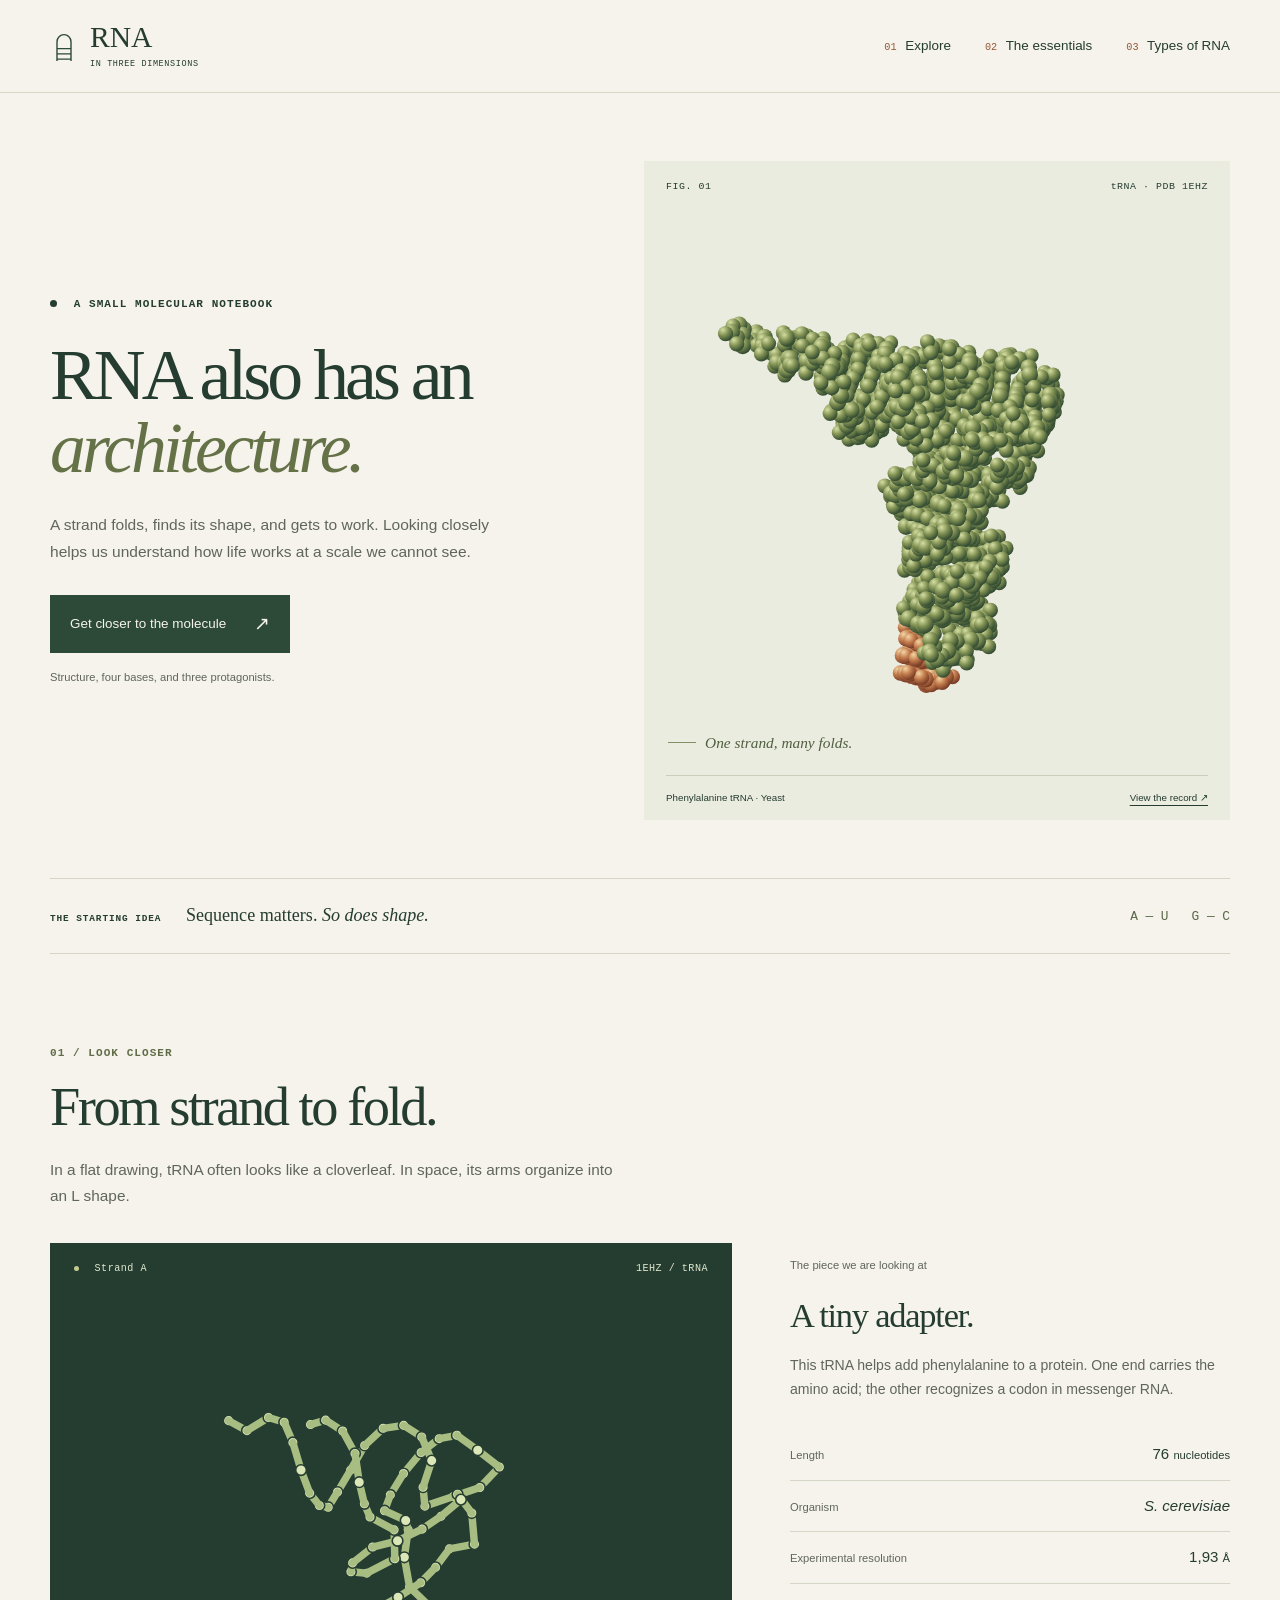
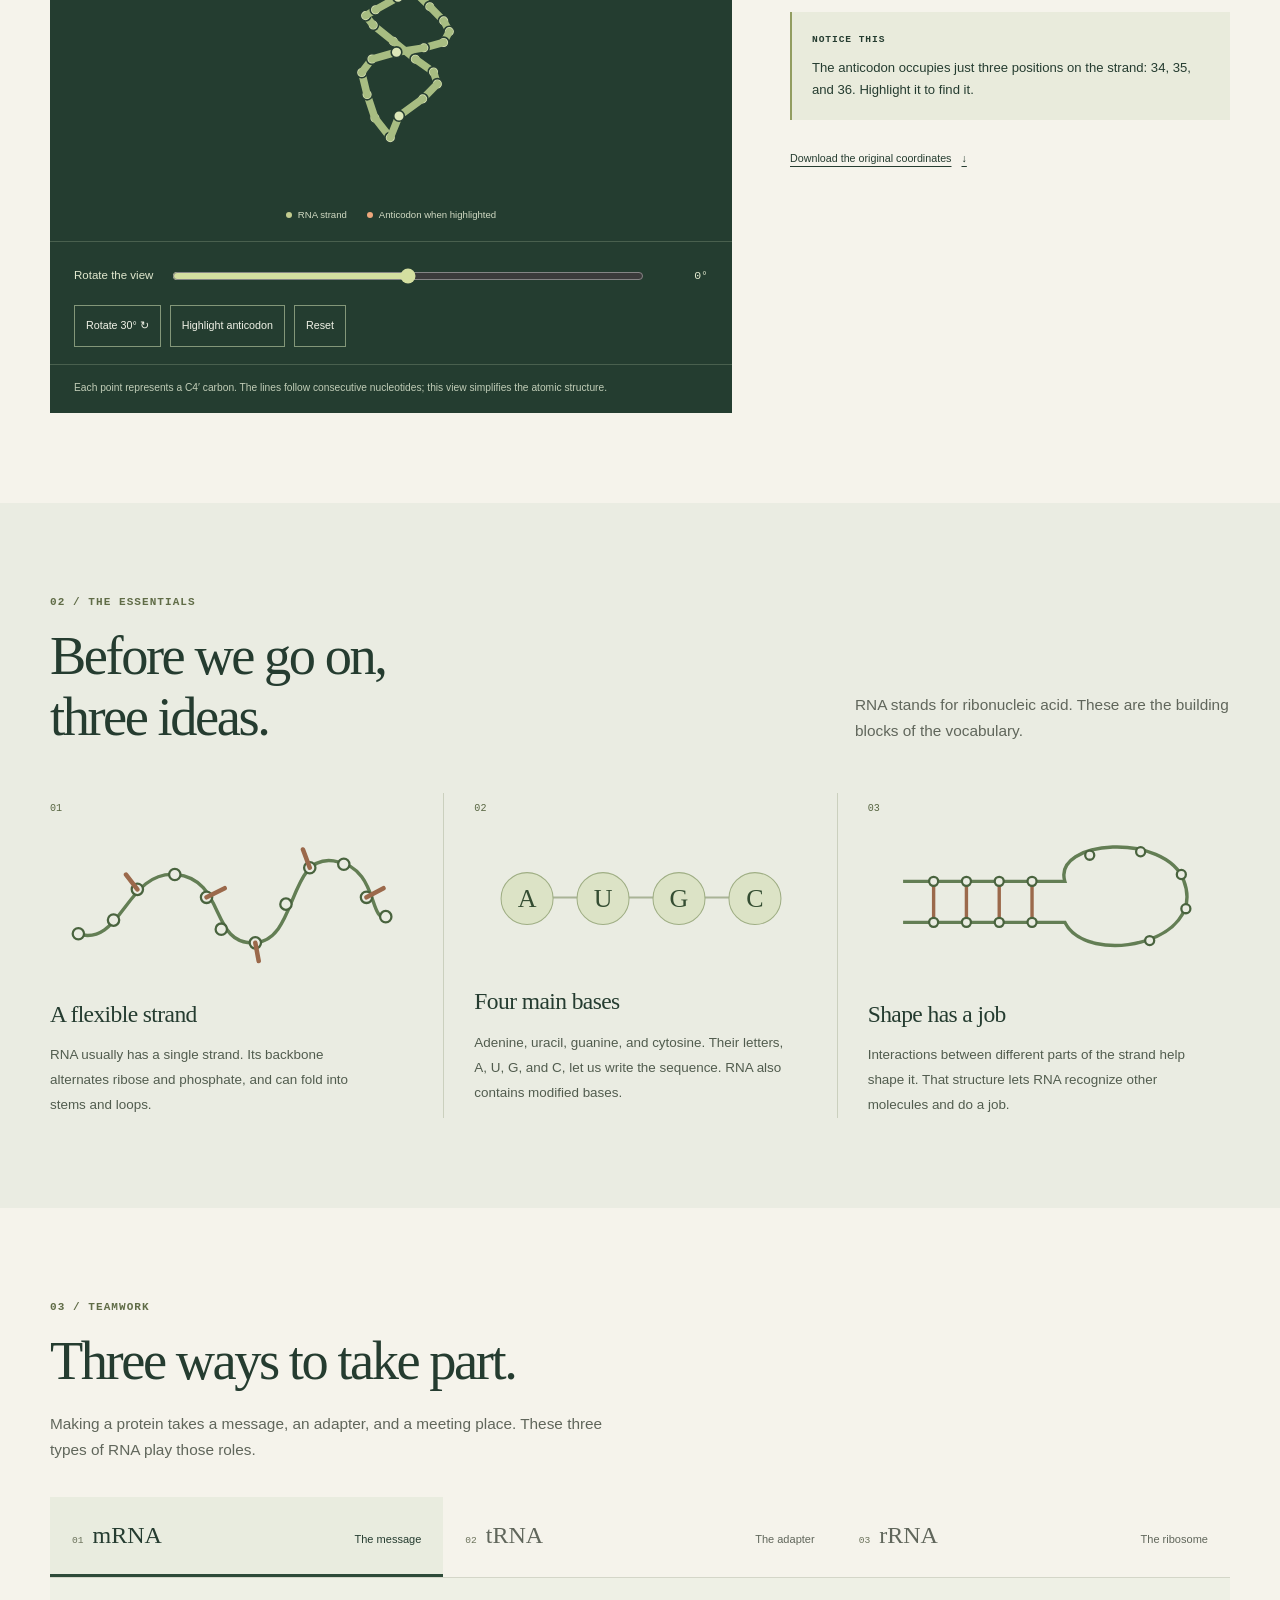
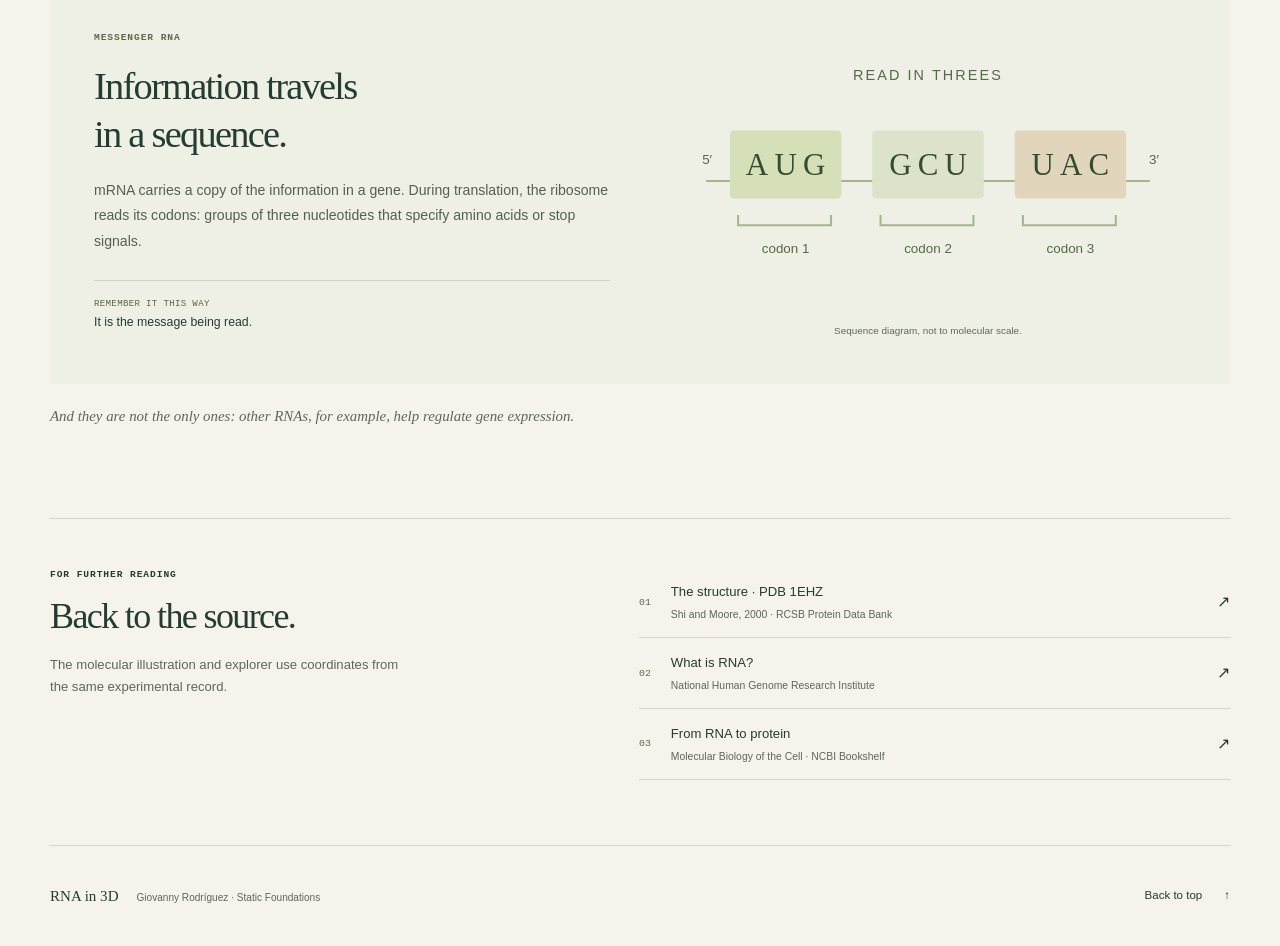
<file: index.html>
<!DOCTYPE html>
<html lang="en">
  <head>
    <meta charset="UTF-8" />
    <meta name="viewport" content="width=device-width, initial-scale=1.0" />
    <meta
      name="description"
      content="A visual notebook about RNA: explore a real tRNA structure and meet the molecules that help build proteins."
    />
    <meta name="theme-color" content="#f5f3eb" />
    <title>RNA in 3D — A small molecular notebook</title>
    <link rel="icon" href="assets/images/favicon.svg" type="image/svg+xml" />
    <link rel="stylesheet" href="css/styles.css" />
    <script src="assets/data/structure.js" defer></script>
    <script src="js/script.js" defer></script>
  </head>
  <body>
    <a class="skip-link" href="#contenido">Skip to content</a>
    <header class="site-header">
      <nav class="site-nav page-width" aria-label="Main navigation">
        <a class="brand" href="#inicio" aria-label="RNA in 3D, home">
          <svg viewBox="0 0 32 40" width="28" height="36" aria-hidden="true">
            <path
              d="M8 37V15a8 8 0 0 1 16 0v22M8 23h16M8 29h16M8 35h16"
            />
          </svg>
          <span
            >RNA<span class="brand-subtitle">IN THREE DIMENSIONS</span></span
          >
        </a>
        <button
          class="menu-toggle"
          type="button"
          aria-expanded="false"
          aria-controls="nav-links"
          hidden
        >
          Menu <span aria-hidden="true">+</span>
        </button>
        <ul class="nav-links" id="nav-links">
          <li>
            <a href="#explorar"><span>01</span> Explore</a>
          </li>
          <li>
            <a href="#conceptos"><span>02</span> The essentials</a>
          </li>
          <li>
            <a href="#tipos"><span>03</span> Types of RNA</a>
          </li>
        </ul>
      </nav>
    </header>

    <main id="contenido" tabindex="-1">
      <section
        class="hero page-width"
        id="inicio"
        aria-labelledby="titulo-principal"
      >
        <div class="hero-copy">
          <p class="eyebrow">
            <span class="small-dot" aria-hidden="true"></span> A small
            molecular notebook
          </p>
          <h1 id="titulo-principal">
            RNA also has an <em>architecture.</em>
          </h1>
          <p class="hero-text">
            A strand folds, finds its shape, and gets to work. Looking closely
            helps us understand how life works at a scale we cannot see.
          </p>
          <a class="button" href="#explorar"
            >Get closer to the molecule <span aria-hidden="true">↗</span></a
          >
          <p class="hero-note">
            Structure, four bases, and three protagonists.
          </p>
        </div>
        <figure class="hero-figure">
          <div class="figure-heading">
            <span>FIG. 01</span><span>tRNA · PDB 1EHZ</span>
          </div>
          <img
            src="assets/images/trna-molecule.svg"
            width="720"
            height="720"
            fetchpriority="high"
            alt="Atomic model of yeast phenylalanine tRNA, folded into an L shape. Its anticodon appears in orange."
          />
          <div class="figure-label">
            <span class="label-line" aria-hidden="true"></span> One strand,
            many folds.
          </div>
          <figcaption>
            <span>Phenylalanine tRNA · Yeast</span
            ><a href="https://www.rcsb.org/structure/1EHZ"
              >View the record <span aria-hidden="true">↗</span></a
            >
          </figcaption>
        </figure>
      </section>

      <div class="reading-strip page-width">
        <p>
          <span class="eyebrow">The starting idea</span> Sequence matters.
          <em>So does shape.</em>
        </p>
        <span class="strip-mark" aria-hidden="true">A — U &nbsp; G — C</span>
      </div>

      <!-- Explore the strand. -->
      <section
        class="section page-width"
        id="explorar"
        aria-labelledby="explorar-titulo"
      >
        <div class="section-heading">
          <p class="eyebrow">01 / Look closer</p>
          <h2 id="explorar-titulo">From strand to fold.</h2>
          <p>
            In a flat drawing, tRNA often looks like a cloverleaf. In space, its
            arms organize into an L shape.
          </p>
        </div>
        <div class="explorer-grid">
          <figure class="molecule-viewer">
            <div class="viewer-topline">
              <span
                ><span class="small-dot" aria-hidden="true"></span> Strand
                A</span
              ><span>1EHZ / tRNA</span>
            </div>
            <img
              id="model-fallback"
              src="assets/images/trna-backbone.svg"
              width="640"
              height="500"
              loading="lazy"
              alt="Three-dimensional path of the 76 nucleotides in tRNA, shown as connected points."
            />
            <svg
              id="rna-model"
              viewBox="0 0 640 500"
              role="img"
              aria-labelledby="model-title model-desc"
              hidden
            >
              <title id="model-title">Simplified tRNA structure</title>
              <desc id="model-desc">
                76 points follow the tRNA strand. Use the controls to rotate the
                view or highlight the anticodon.
              </desc>
              <g id="model-shapes"></g>
            </svg>
            <div class="viewer-legend">
              <span
                ><i class="legend-dot chain-dot" aria-hidden="true"></i> RNA
                strand</span
              ><span
                ><i class="legend-dot anticodon-dot" aria-hidden="true"></i>
                Anticodon when highlighted</span
              >
            </div>
            <div class="viewer-controls" id="viewer-controls" hidden>
              <div class="rotation-control">
                <label for="rotation">Rotate the view</label>
                <input
                  type="range"
                  id="rotation"
                  min="-180"
                  max="180"
                  value="0"
                  step="1"
                />
                <output for="rotation" id="rotation-value">0°</output>
              </div>
              <div class="viewer-actions">
                <button type="button" id="rotate-button">
                  Rotate 30° <span aria-hidden="true">↻</span>
                </button>
                <button
                  type="button"
                  id="highlight-button"
                  aria-pressed="false"
                >
                  Highlight anticodon
                </button>
                  <button type="button" id="reset-view">Reset</button>
              </div>
            </div>
            <figcaption>
              Each point represents a C4′ carbon. The lines follow consecutive
              nucleotides; this view simplifies the atomic structure.
            </figcaption>
          </figure>
          <div class="explorer-notes">
            <span class="note-kicker">The piece we are looking at</span>
            <h3>A tiny adapter.</h3>
            <p>
              This tRNA helps add phenylalanine to a protein. One end carries
              the amino acid; the other recognizes a codon in messenger RNA.
            </p>
            <dl class="spec-list">
              <div>
                <dt>Length</dt>
                <dd>76 <span>nucleotides</span></dd>
              </div>
              <div>
                <dt>Organism</dt>
                <dd><i lang="la">S. cerevisiae</i></dd>
              </div>
              <div>
                <dt>Experimental resolution</dt>
                <dd>1,93 <span>Å</span></dd>
              </div>
            </dl>
            <div class="observation">
              <p class="eyebrow">Notice this</p>
              <p id="model-note" role="status">
                The anticodon occupies just three positions on the strand: 34,
                35, and 36. Highlight it to find it.
              </p>
            </div>
            <a class="text-link" href="assets/data/1EHZ.pdb" download
              >Download the original coordinates
              <span aria-hidden="true">↓</span></a
            >
            <noscript
              ><p class="noscript-note">
                The image shows the complete structure. Enable JavaScript to
                rotate it and highlight the anticodon.
              </p></noscript
            >
          </div>
        </div>
      </section>

      <!-- Three basic ideas. -->
      <section
        class="concept-section"
        id="conceptos"
        aria-labelledby="conceptos-titulo"
      >
        <div class="page-width section">
          <div class="section-heading heading-split">
            <div>
              <p class="eyebrow">02 / The essentials</p>
              <h2 id="conceptos-titulo">Before we go on,<br />three ideas.</h2>
            </div>
            <p>
              RNA stands for ribonucleic acid. These are the building blocks of
              the vocabulary.
            </p>
          </div>
          <div class="concept-grid">
            <article class="concept">
              <span class="concept-number">01</span>
              <img
                src="assets/images/chain.svg"
                width="320"
                height="130"
                alt="Diagram of an RNA strand curving back on itself."
                loading="lazy"
              />
              <h3>A flexible strand</h3>
              <p>
                RNA usually has a single strand. Its backbone alternates ribose
                and phosphate, and can fold into stems and loops.
              </p>
            </article>
            <article class="concept">
              <span class="concept-number">02</span>
              <img
                src="assets/images/bases.svg"
                width="320"
                height="130"
                alt="Adenine, uracil, guanine, and cytosine, represented by the letters A, U, G, and C."
                loading="lazy"
              />
              <h3>Four main bases</h3>
              <p>
                Adenine, uracil, guanine, and cytosine. Their letters, A, U, G,
                and C, let us write the sequence. RNA also contains modified
                bases.
              </p>
            </article>
            <article class="concept">
              <span class="concept-number">03</span>
              <img
                src="assets/images/folding.svg"
                width="320"
                height="130"
                alt="Diagram of complementary bases holding a stem and loop together."
                loading="lazy"
              />
              <h3>Shape has a job</h3>
              <p>
                Interactions between different parts of the strand help shape
                it. That structure lets RNA recognize other molecules and do a
                job.
              </p>
            </article>
          </div>
        </div>
      </section>

      <!-- Compare their roles. -->
      <section
        class="section page-width"
        id="tipos"
        aria-labelledby="tipos-titulo"
      >
        <div class="section-heading">
          <p class="eyebrow">03 / Teamwork</p>
          <h2 id="tipos-titulo">Three ways to take part.</h2>
          <p>
            Making a protein takes a message, an adapter, and a meeting place.
            These three types of RNA play those roles.
          </p>
        </div>
        <div
          class="type-tabs"
          id="type-tabs"
          role="tablist"
          aria-label="Types of RNA"
          hidden
        >
          <button
            class="type-button"
            id="tab-mrna"
            type="button"
            role="tab"
            aria-selected="true"
            aria-controls="panel-mrna"
            data-type="mrna"
          >
            <span>01</span> mRNA <small>The message</small>
          </button>
          <button
            class="type-button"
            id="tab-trna"
            type="button"
            role="tab"
            aria-selected="false"
            aria-controls="panel-trna"
            data-type="trna"
            tabindex="-1"
          >
            <span>02</span> tRNA <small>The adapter</small>
          </button>
          <button
            class="type-button"
            id="tab-rrna"
            type="button"
            role="tab"
            aria-selected="false"
            aria-controls="panel-rrna"
            data-type="rrna"
            tabindex="-1"
          >
            <span>03</span> rRNA <small>The ribosome</small>
          </button>
        </div>
        <article class="type-panel" id="panel-mrna">
          <div class="type-copy">
            <p class="eyebrow">Messenger RNA</p>
            <h3>Information travels<br />in a sequence.</h3>
            <p>
              mRNA carries a copy of the information in a gene. During
              translation, the ribosome reads its codons: groups of three
              nucleotides that specify amino acids or stop signals.
            </p>
            <p class="type-takeaway">
              <span>Remember it this way</span> It is the message being read.
            </p>
          </div>
          <figure class="type-figure">
            <img
              src="assets/images/mrna.svg"
              width="500"
              height="280"
              loading="lazy"
              alt="Schematic fragment of messenger RNA with the codons AUG, GCU, and UAC grouped in threes."
            />
            <figcaption>
              Sequence diagram, not to molecular scale.
            </figcaption>
          </figure>
        </article>
        <article class="type-panel" id="panel-trna">
          <div class="type-copy">
            <p class="eyebrow">Transfer RNA</p>
            <h3>A bridge between<br />two languages.</h3>
            <p>
              tRNA connects a codon with its corresponding amino acid. Its
              anticodon pairs with mRNA, while its 3′ end carries the amino acid
              that will be added to the protein.
            </p>
            <p class="type-takeaway">
              <span>Remember it this way</span> It is the adapter that makes the delivery.
            </p>
          </div>
          <figure class="type-figure">
            <img
              src="assets/images/trna.svg"
              width="500"
              height="280"
              loading="lazy"
              alt="Diagram of a tRNA with the amino acid at the 3′ end and the anticodon at the opposite end."
            />
            <figcaption>
              Functional diagram; the real model is in the explorer.
            </figcaption>
          </figure>
        </article>
        <article class="type-panel" id="panel-rrna">
          <div class="type-copy">
            <p class="eyebrow">Ribosomal RNA</p>
            <h3>Part of the machine<br />that joins the pieces.</h3>
            <p>
              rRNA forms the structural and catalytic core of the ribosome,
              together with proteins. It helps position tRNAs and form bonds
              between amino acids.
            </p>
            <p class="type-takeaway">
              <span>Remember it this way</span> It helps build the protein.
            </p>
          </div>
          <figure class="type-figure">
            <img
              src="assets/images/rrna.svg"
              width="500"
              height="280"
              loading="lazy"
              alt="Diagram of a ribosome's two subunits, with messenger RNA passing between them and a chain of amino acids emerging."
            />
            <figcaption>
              The shapes summarize the ribosome, which contains RNA and proteins.
            </figcaption>
          </figure>
        </article>
        <p class="margin-note">
          And they are not the only ones: other RNAs, for example, help regulate
          gene expression.
        </p>
      </section>

      <section
        class="sources-section page-width"
        id="fuentes"
        aria-labelledby="fuentes-titulo"
      >
        <div>
          <p class="eyebrow">For further reading</p>
          <h2 id="fuentes-titulo">Back to the source.</h2>
          <p>
            The molecular illustration and explorer use coordinates from the
            same experimental record.
          </p>
        </div>
        <ol class="source-list">
          <li>
            <a href="https://www.rcsb.org/structure/1EHZ"
              ><span
                    ><strong>The structure · PDB 1EHZ</strong
                    ><small>Shi and Moore, 2000 · RCSB Protein Data Bank</small></span
              ><span aria-hidden="true">↗</span></a
            >
          </li>
          <li>
            <a
              href="https://www.genome.gov/genetics-glossary/RNA-Ribonucleic-Acid"
              ><span
                ><strong>What is RNA?</strong
                ><small>National Human Genome Research Institute</small></span
              ><span aria-hidden="true">↗</span></a
            >
          </li>
          <li>
            <a href="https://www.ncbi.nlm.nih.gov/books/NBK26829/"
              ><span
                ><strong>From RNA to protein</strong
                ><small
                  >Molecular Biology of the Cell · NCBI Bookshelf</small
                ></span
              ><span aria-hidden="true">↗</span></a
            >
          </li>
        </ol>
      </section>
    </main>

    <footer class="site-footer page-width">
      <p>
        <strong>RNA in 3D</strong
        ><span>Giovanny Rodríguez · Static Foundations</span>
      </p>
      <a href="#inicio">Back to top <span aria-hidden="true">↑</span></a>
    </footer>
  </body>
</html>
</file>
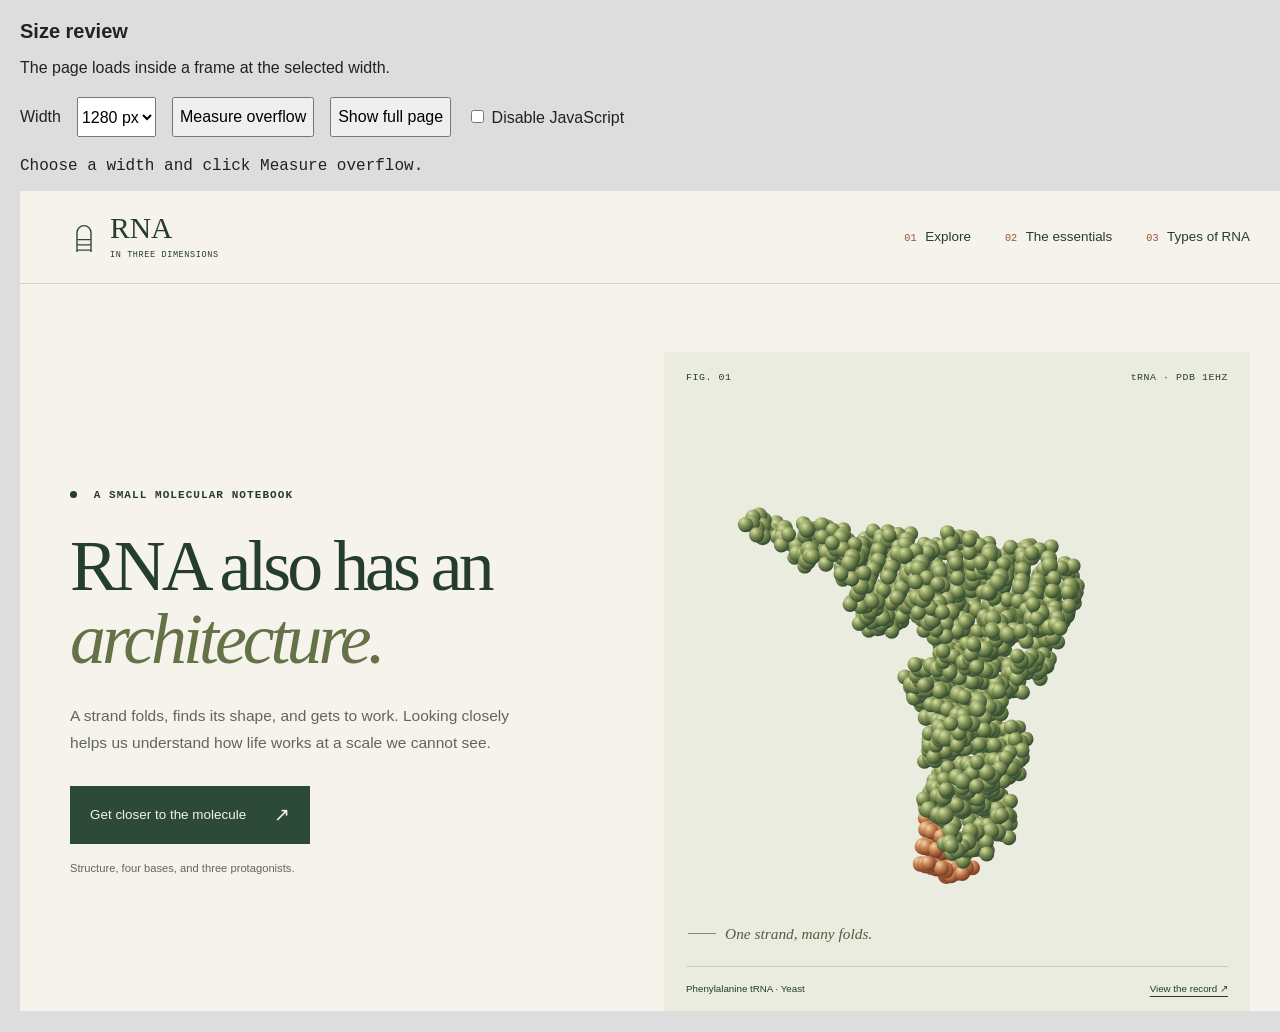
<file: tools/preview.html>
<!DOCTYPE html>
<html lang="en">
  <head>
    <meta charset="UTF-8" />
    <meta name="viewport" content="width=device-width, initial-scale=1.0" />
    <meta name="robots" content="noindex" />
    <title>Size review — RNA in 3D</title>
    <style>
      body { margin: 20px; background: #ddd; color: #222; font: 16px Arial, sans-serif; }
      h1 { font-size: 20px; }
      .controls { display: flex; flex-wrap: wrap; gap: 16px; align-items: center; margin: 20px 0; }
      button, select { min-height: 40px; font: inherit; }
      iframe { display: block; height: 820px; border: 0; background: #fff; }
      pre { white-space: pre-wrap; }
    </style>
  </head>
  <body>
    <h1>Size review</h1>
    <p>The page loads inside a frame at the selected width.</p>
    <div class="controls">
      <label for="width">Width</label>
      <select id="width">
        <option value="375">375 px</option>
        <option value="768">768 px</option>
        <option value="1280" selected>1280 px</option>
      </select>
      <button id="measure" type="button">Measure overflow</button>
      <button id="full-height" type="button">Show full page</button>
      <label><input id="no-js" type="checkbox" /> Disable JavaScript</label>
    </div>
    <pre id="result" role="status">Choose a width and click Measure overflow.</pre>
    <iframe id="preview" title="RNA page" src="../index.html" width="1280"></iframe>
    <script>
      const frame = document.querySelector('#preview');
      const result = document.querySelector('#result');
      document.querySelector('#width').addEventListener('change', (event) => {
        frame.width = event.target.value;
        frame.style.height = '820px';
        result.textContent = 'Width changed. Measure again.';
      });
      document.querySelector('#measure').addEventListener('click', () => {
        try {
          const root = frame.contentDocument.documentElement;
          result.textContent = JSON.stringify({
            viewport: root.clientWidth,
            content: root.scrollWidth,
            overflow: root.scrollWidth > root.clientWidth
          }, null, 2);
        } catch {
          result.textContent = 'Open this tool through a server or on Netlify to measure it.';
        }
      });
      document.querySelector('#full-height').addEventListener('click', () => {
        try {
          frame.style.height = frame.contentDocument.documentElement.scrollHeight + 'px';
        } catch {
          result.textContent = 'Open this tool through a server or on Netlify.';
        }
      });
      document.querySelector('#no-js').addEventListener('change', (event) => {
        if (event.target.checked) frame.setAttribute('sandbox', 'allow-same-origin');
        else frame.removeAttribute('sandbox');
        frame.src = '../index.html?preview=' + (event.target.checked ? 'sin-js' : 'con-js');
      });
    </script>
  </body>
</html>
</file>
<file: css/styles.css>
:root {
  --paper: #f5f3eb;
  --ink: #253c30;
  --muted: #60665b;
  --green: #2d4a38;
  --olive: #c3cc8f;
  --rust: #985639;
  --line: #d4d6c8;
  --serif: Georgia, "Times New Roman", serif;
  --sans: "Trebuchet MS", Arial, sans-serif;
  --mono: "Courier New", monospace;
}

* {
  box-sizing: border-box;
}
html {
  scroll-behavior: smooth;
  scroll-padding-top: 105px;
}
body {
  margin: 0;
  color: var(--ink);
  background: var(--paper);
  font-family: var(--sans);
  line-height: 1.65;
}
button,
input {
  font: inherit;
}
button,
a {
  -webkit-tap-highlight-color: transparent;
}
button {
  cursor: pointer;
}
img,
svg {
  display: block;
  max-width: 100%;
}
img {
  height: auto;
}
a {
  color: inherit;
  text-underline-offset: 4px;
}
button,
a,
input {
  touch-action: manipulation;
}
[hidden] {
  display: none !important;
}
:focus-visible {
  outline: 3px solid var(--rust);
  outline-offset: 5px;
}
::selection {
  color: var(--ink);
  background: #dce2b5;
}
h1,
h2,
h3,
p,
figure {
  margin: 0;
}
h1,
h2,
h3 {
  font-weight: 400;
}
h1,
h2 {
  font-family: var(--serif);
}
h2 {
  font-size: clamp(2.25rem, 4.5vw, 3.4rem);
  line-height: 1.12;
  letter-spacing: -0.045em;
}
h3 {
  line-height: 1.25;
}
em {
  font-weight: 400;
}
.page-width {
  width: min(1180px, calc(100% - 80px));
  margin-inline: auto;
}
.eyebrow {
  font-family: var(--mono);
  font-size: 0.69rem;
  font-weight: 700;
  letter-spacing: 0.095em;
  text-transform: uppercase;
}
.small-dot {
  display: inline-block;
  width: 7px;
  height: 7px;
  margin-right: 9px;
  border-radius: 50%;
  background: currentColor;
}
.skip-link {
  position: fixed;
  top: 10px;
  left: 10px;
  z-index: 10;
  padding: 12px 18px;
  color: #fff;
  background: var(--green);
  transform: translateY(-150%);
}
.skip-link:focus {
  transform: translateY(0);
}

/* Navigation. */
.site-header {
  position: sticky;
  top: 0;
  z-index: 5;
  border-bottom: 1px solid var(--line);
  background: var(--paper);
}
.site-nav {
  min-height: 92px;
  display: flex;
  align-items: center;
  justify-content: space-between;
  gap: 28px;
}
.brand {
  display: flex;
  align-items: center;
  gap: 12px;
  text-decoration: none;
  font-family: var(--serif);
  font-size: 1.85rem;
  line-height: 1;
}
.brand svg {
  fill: none;
  stroke: var(--green);
  stroke-width: 1.6;
}
.brand-subtitle {
  display: block;
  margin-top: 7px;
  font: 0.53rem var(--mono);
  letter-spacing: 0.075em;
}
.nav-links {
  display: flex;
  flex-wrap: wrap;
  gap: 34px;
  margin: 0;
  padding: 0;
  list-style: none;
}
.nav-links a {
  display: block;
  padding: 12px 0;
  text-decoration: none;
  font-size: 0.84rem;
}
.nav-links a span {
  margin-right: 5px;
  color: var(--rust);
  font: 0.64rem var(--mono);
}
.nav-links a:hover {
  text-decoration: underline;
}
.menu-toggle {
  display: none;
  align-items: center;
  gap: 17px;
  min-height: 44px;
  padding: 8px 12px;
  border: 1px solid var(--line);
  color: var(--ink);
  background: transparent;
  font-size: 0.85rem;
}
.menu-toggle span {
  font-size: 1.2rem;
}

/* Cover. */
.hero {
  display: grid;
  grid-template-columns: 1fr 1.05fr;
  align-items: center;
  gap: 36px;
  padding-block: 68px 58px;
}
.hero-copy {
  padding-block: 14px;
}
.hero-copy .eyebrow {
  margin-bottom: 26px;
}
h1 {
  max-width: 560px;
  font-size: clamp(3rem, 5.6vw, 4.85rem);
  line-height: 1.015;
  letter-spacing: -0.055em;
}
h1 em {
  color: #657147;
}
.hero-text {
  max-width: 440px;
  margin-top: 26px;
  color: var(--muted);
  font-size: 0.97rem;
  line-height: 1.8;
}
.button {
  display: inline-flex;
  align-items: center;
  gap: 28px;
  min-height: 48px;
  margin-top: 29px;
  padding: 13px 20px;
  color: var(--paper);
  background: var(--green);
  text-decoration: none;
  font-size: 0.84rem;
  transition: background 0.16s;
}
.button span {
  font-size: 1.2rem;
}
.button:hover {
  background: #435f43;
}
.hero-note {
  margin-top: 15px;
  color: var(--muted);
  font-size: 0.7rem;
}
.hero-figure {
  position: relative;
  align-self: stretch;
  display: flex;
  flex-direction: column;
  justify-content: center;
  min-width: 0;
  background: #ebece0;
}
.figure-heading {
  display: flex;
  justify-content: space-between;
  gap: 12px;
  padding: 20px 22px 0;
  font: 0.62rem var(--mono);
  letter-spacing: 0.055em;
}
.hero-figure img {
  width: 100%;
  margin-block: -6px -42px;
}
.figure-label {
  position: relative;
  display: flex;
  align-items: center;
  gap: 9px;
  margin: 0 24px 20px;
  color: #505f40;
  font-family: var(--serif);
  font-size: 0.96rem;
  font-style: italic;
}
.label-line {
  height: 1px;
  width: 28px;
  background: #819063;
}
.hero-figure figcaption {
  display: flex;
  justify-content: space-between;
  flex-wrap: wrap;
  gap: 10px;
  margin: auto 22px 0;
  padding-block: 14px;
  border-top: 1px solid #c9ceba;
  font-size: 0.61rem;
}
.hero-figure figcaption a {
  white-space: nowrap;
}
.reading-strip {
  display: flex;
  justify-content: space-between;
  align-items: center;
  gap: 25px;
  padding-block: 22px;
  border-block: 1px solid var(--line);
}
.reading-strip p {
  font-family: var(--serif);
  font-size: 1.13rem;
}
.reading-strip .eyebrow {
  margin-right: 20px;
  font-size: 0.59rem;
}
.strip-mark {
  color: #596747;
  font: 0.8rem var(--mono);
  white-space: nowrap;
}

/* Molecular structure. */
.section {
  padding-block: 90px;
}
.section-heading {
  margin-bottom: 35px;
}
.section-heading .eyebrow {
  margin-bottom: 15px;
  color: #606c47;
}
.section-heading > p:last-child {
  max-width: 575px;
  margin-top: 19px;
  color: var(--muted);
  font-size: 0.96rem;
}
.explorer-grid {
  display: grid;
  grid-template-columns: 1.55fr 1fr;
  gap: 58px;
  align-items: start;
}
.molecule-viewer {
  min-width: 0;
  color: #e1e8ce;
  background: #243d30;
}
.viewer-topline {
  display: flex;
  justify-content: space-between;
  gap: 12px;
  padding: 20px 24px 0;
  font: 0.63rem var(--mono);
  letter-spacing: 0.05em;
}
.viewer-topline .small-dot {
  width: 5px;
  height: 5px;
  color: var(--olive);
}
#rna-model,
#model-fallback {
  width: 100%;
  aspect-ratio: 640 / 500;
}
.viewer-legend {
  display: flex;
  flex-wrap: wrap;
  justify-content: center;
  gap: 9px 20px;
  padding: 0 18px 18px;
  color: #d0d9c2;
  font-size: 0.6rem;
}
.viewer-legend span {
  display: inline-flex;
  align-items: center;
  gap: 6px;
}
.legend-dot {
  display: inline-block;
  width: 6px;
  height: 6px;
  border-radius: 50%;
}
.chain-dot {
  background: var(--olive);
}
.anticodon-dot {
  background: #eda77c;
}
.viewer-controls {
  padding: 17px 24px;
  border-top: 1px solid #49604e;
}
.rotation-control {
  display: flex;
  align-items: center;
  gap: 17px;
  font-size: 0.72rem;
}
.rotation-control label {
  white-space: nowrap;
}
.rotation-control input {
  width: 100%;
  min-width: 45px;
  min-height: 30px;
  accent-color: #d4dfa0;
}
.rotation-control output {
  width: 45px;
  flex-shrink: 0;
  text-align: right;
  font-family: var(--mono);
}
.viewer-actions {
  display: flex;
  flex-wrap: wrap;
  gap: 9px;
  margin-top: 12px;
}
.viewer-actions button {
  min-height: 42px;
  padding: 8px 11px;
  border: 1px solid #839779;
  color: #f1f3e7;
  background: transparent;
  font-size: 0.67rem;
}
.viewer-actions button:hover,
.viewer-actions button[aria-pressed="true"] {
  color: #253c30;
  background: #d4dfa5;
  border-color: #d4dfa5;
}
.molecule-viewer :focus-visible {
  outline-color: #f0b592;
}
.molecule-viewer figcaption {
  padding: 14px 24px 17px;
  border-top: 1px solid #49604e;
  color: #c1cdb7;
  font-size: 0.64rem;
  line-height: 1.7;
}
.explorer-notes {
  padding-top: 8px;
}
.note-kicker {
  color: var(--muted);
  font-size: 0.7rem;
}
.explorer-notes h3 {
  margin: 17px 0;
  font-family: var(--serif);
  font-size: 2.15rem;
  letter-spacing: -0.035em;
}
.explorer-notes > p {
  color: var(--muted);
  font-size: 0.88rem;
}
.spec-list {
  margin: 28px 0;
}
.spec-list > div {
  display: flex;
  justify-content: space-between;
  align-items: baseline;
  flex-wrap: wrap;
  gap: 10px;
  padding-block: 13px;
  border-bottom: 1px solid var(--line);
}
.spec-list dt {
  color: var(--muted);
  font-size: 0.7rem;
}
.spec-list dd {
  margin: 0;
  font-size: 0.94rem;
}
.spec-list dd span {
  font-size: 0.7rem;
}
.observation {
  padding: 20px;
  border-left: 2px solid #929d61;
  background: #e9ebdc;
}
.observation .eyebrow {
  margin-bottom: 9px;
  font-size: 0.6rem;
}
.observation > p:last-child {
  font-size: 0.82rem;
}
.text-link {
  display: inline-flex;
  align-items: center;
  gap: 10px;
  min-height: 44px;
  margin-top: 16px;
  font-size: 0.67rem;
}
.noscript-note {
  margin-top: 12px;
  font-size: 0.75rem;
}

/* Concepts in columns. */
.concept-section {
  background: #eaece2;
}
.heading-split {
  display: flex;
  justify-content: space-between;
  align-items: flex-end;
  gap: 45px;
}
.heading-split > p:last-child {
  max-width: 375px;
  margin-bottom: 5px;
}
.concept-grid {
  display: grid;
  grid-template-columns: repeat(3, minmax(0, 1fr));
  margin-top: 45px;
}
.concept {
  padding: 0 30px;
  border-left: 1px solid #cbd0be;
}
.concept:first-child {
  padding-left: 0;
  border: 0;
}
.concept:last-child {
  padding-right: 0;
}
.concept-number {
  font: 0.63rem var(--mono);
  color: #586642;
}
.concept img {
  width: 100%;
  margin-block: 10px 23px;
}
.concept h3 {
  margin-bottom: 14px;
  font-family: var(--serif);
  font-size: 1.47rem;
  letter-spacing: -0.025em;
}
.concept p {
  max-width: 320px;
  color: #515c4e;
  font-size: 0.84rem;
  line-height: 1.85;
}

/* RNA tabs. */
.type-tabs {
  display: flex;
  border-bottom: 1px solid var(--line);
}
.type-button {
  flex: 1;
  display: flex;
  align-items: baseline;
  flex-wrap: wrap;
  gap: 9px;
  padding: 19px 22px;
  border: 0;
  border-bottom: 3px solid transparent;
  color: var(--muted);
  background: transparent;
  text-align: left;
  font-family: var(--serif);
  font-size: 1.5rem;
}
.type-button > span {
  color: #6a715a;
  font: 0.6rem var(--mono);
}
.type-button small {
  margin-left: auto;
  font: 0.69rem var(--sans);
}
.type-button[aria-selected="true"] {
  border-bottom-color: var(--green);
  color: var(--ink);
  background: #e9ecdf;
}
.type-button:hover {
  background: #eceee4;
}
.type-panel {
  display: grid;
  grid-template-columns: 1fr 1fr;
  gap: 60px;
  align-items: center;
  padding: 44px;
  background: #eef0e5;
}
.type-panel + .type-panel {
  margin-top: 20px;
}
.has-js .type-panel + .type-panel {
  margin-top: 0;
}
.type-copy .eyebrow {
  color: #5c6a45;
  font-size: 0.6rem;
}
.type-copy h3 {
  margin: 16px 0 20px;
  font-family: var(--serif);
  font-size: clamp(1.9rem, 3vw, 2.5rem);
  letter-spacing: -0.045em;
}
.type-copy > p:not(.eyebrow):not(.type-takeaway) {
  color: #55604f;
  font-size: 0.88rem;
  line-height: 1.8;
}
.type-takeaway {
  margin-top: 26px;
  padding-top: 17px;
  border-top: 1px solid #ccd2bd;
  font-size: 0.77rem;
}
.type-takeaway span {
  display: block;
  margin-bottom: 3px;
  color: #596547;
  font: 0.57rem var(--mono);
  letter-spacing: 0.035em;
  text-transform: uppercase;
}
.type-figure img {
  width: 100%;
}
.type-figure figcaption {
  margin-top: 12px;
  color: var(--muted);
  text-align: center;
  font-size: 0.62rem;
}
.margin-note {
  margin-top: 20px;
  color: var(--muted);
  font-family: var(--serif);
  font-size: 0.93rem;
  font-style: italic;
}

/* Sources and closing section. */
.sources-section {
  display: grid;
  grid-template-columns: 1fr 1.15fr;
  gap: 75px;
  padding-block: 48px 65px;
  border-top: 1px solid var(--line);
}
.sources-section .eyebrow {
  margin-bottom: 13px;
  font-size: 0.6rem;
}
.sources-section h2 {
  font-size: 2.25rem;
}
.sources-section > div > p:last-child {
  max-width: 360px;
  margin-top: 18px;
  color: var(--muted);
  font-size: 0.82rem;
}
.source-list {
  margin: 0;
  padding: 0;
  list-style: none;
  counter-reset: source;
}
.source-list li {
  display: flex;
  align-items: center;
  gap: 20px;
  padding: 14px 0;
  border-bottom: 1px solid var(--line);
  counter-increment: source;
}
.source-list li::before {
  content: "0" counter(source);
  font: 0.62rem var(--mono);
  color: #60684e;
}
.source-list a {
  width: 100%;
  display: flex;
  justify-content: space-between;
  align-items: center;
  gap: 20px;
  text-decoration: none;
}
.source-list strong {
  display: block;
  font-size: 0.82rem;
  font-weight: 400;
}
.source-list small {
  display: block;
  margin-top: 3px;
  color: var(--muted);
  font-size: 0.65rem;
}
.source-list a:hover strong {
  text-decoration: underline;
}
.site-footer {
  display: flex;
  justify-content: space-between;
  flex-wrap: wrap;
  align-items: center;
  gap: 20px;
  padding-block: 28px;
  border-top: 1px solid var(--line);
}
.site-footer strong {
  display: inline-block;
  margin-right: 18px;
  font-family: var(--serif);
  font-size: 0.94rem;
  font-weight: 400;
}
.site-footer p > span {
  color: var(--muted);
  font-size: 0.63rem;
}
.site-footer a {
  display: inline-flex;
  align-items: center;
  min-height: 44px;
  gap: 22px;
  text-decoration: none;
  font-size: 0.72rem;
}
.site-footer a:hover {
  text-decoration: underline;
}

@media (min-width: 1400px) {
  .hero {
    padding-block: 85px 70px;
  }
}

@media (max-width: 1000px) {
  .page-width {
    width: calc(100% - 48px);
  }
  .hero {
    gap: 24px;
  }
  .hero-copy .eyebrow {
    font-size: 0.61rem;
  }
  .nav-links {
    gap: 22px;
  }
  .explorer-grid {
    gap: 30px;
    grid-template-columns: 1.2fr 1fr;
  }
  .explorer-notes h3 {
    font-size: 1.9rem;
  }
  .concept {
    padding-inline: 23px;
  }
  .type-panel {
    padding: 32px;
    gap: 30px;
  }
  .type-button small {
    flex-basis: 100%;
    margin-left: 24px;
  }
  .sources-section {
    gap: 40px;
  }
}

@media (max-width: 760px) {
  .hero {
    grid-template-columns: 1fr;
    gap: 35px;
    padding-block: 42px;
  }
  .hero-copy {
    padding-block: 0;
  }
  h1 {
    max-width: 610px;
    font-size: clamp(3rem, 8.5vw, 4.4rem);
  }
  .hero-text {
    max-width: 540px;
  }
  .hero-figure {
    width: 100%;
    max-width: 560px;
    justify-self: center;
  }
  .hero-figure img {
    max-height: 500px;
    object-fit: contain;
  }
  .reading-strip p {
    font-size: 1.04rem;
  }
  .reading-strip .eyebrow {
    display: block;
    margin: 0 0 6px;
  }
  .section {
    padding-block: 64px;
  }
  .explorer-grid {
    grid-template-columns: 1fr;
    gap: 30px;
  }
  .explorer-notes {
    padding: 0;
  }
  .spec-list {
    margin-block: 22px;
  }
  .heading-split {
    display: block;
  }
  .heading-split > p:last-child {
    max-width: 520px;
  }
  .concept {
    padding-inline: 17px;
  }
  .concept h3 {
    font-size: 1.2rem;
  }
  .type-panel {
    grid-template-columns: 1fr;
    gap: 25px;
  }
  .type-figure {
    max-width: 450px;
    width: 100%;
    justify-self: center;
  }
  .sources-section {
    grid-template-columns: 1fr;
    gap: 22px;
    padding-block: 38px 48px;
  }
}

@media (max-width: 640px) {
  html {
    scroll-padding-top: 93px;
  }
  .page-width {
    width: calc(100% - 40px);
  }
  .site-nav {
    min-height: 80px;
    gap: 0 14px;
    flex-wrap: wrap;
  }
  .brand {
    padding-block: 16px;
    font-size: 1.65rem;
  }
  .brand-subtitle {
    font-size: 0.48rem;
  }
  .brand svg {
    width: 24px;
  }
  .has-js .menu-toggle {
    display: inline-flex;
  }
  .nav-links {
    flex-basis: 100%;
    gap: 9px 24px;
    padding-bottom: 10px;
  }
  .has-js .nav-links {
    display: none;
  }
  .has-js .nav-links.is-open {
    display: flex;
  }
  .nav-links a {
    font-size: 0.79rem;
  }
  .hero-copy .eyebrow {
    font-size: 0.58rem;
    margin-bottom: 22px;
  }
  .hero-text {
    font-size: 0.91rem;
  }
  .hero-note {
    font-size: 0.65rem;
  }
  .figure-heading {
    padding: 17px 17px 0;
    font-size: 0.57rem;
  }
  .hero-figure img {
    margin-bottom: -25px;
  }
  .figure-label {
    font-size: 0.83rem;
    margin-left: 17px;
  }
  .hero-figure figcaption {
    margin-inline: 17px;
    font-size: 0.58rem;
  }
  .reading-strip {
    align-items: flex-start;
    padding-block: 18px;
  }
  .strip-mark {
    display: none;
  }
  .reading-strip p {
    font-size: 1rem;
  }
  .section-heading .eyebrow {
    font-size: 0.62rem;
  }
  .section-heading > p:last-child {
    font-size: 0.88rem;
  }
  .section-heading {
    margin-bottom: 27px;
  }
  .concept-grid {
    grid-template-columns: 1fr;
    gap: 30px;
    margin-top: 30px;
  }
  .concept,
  .concept:first-child,
  .concept:last-child {
    padding: 0 0 28px;
    border: 0;
    border-bottom: 1px solid #cbd0be;
  }
  .concept:last-child {
    padding-bottom: 0;
    border: 0;
  }
  .concept img {
    width: min(100%, 290px);
    margin: 0 auto 12px;
  }
  .concept h3 {
    font-size: 1.5rem;
  }
  .concept p {
    max-width: none;
  }
  .viewer-topline {
    padding: 18px 16px 0;
  }
  .viewer-controls {
    padding: 14px 16px;
  }
  .rotation-control {
    gap: 10px;
    font-size: 0.65rem;
  }
  .viewer-actions {
    gap: 7px;
  }
  .viewer-actions button {
    padding-inline: 9px;
    font-size: 0.63rem;
  }
  .molecule-viewer figcaption {
    padding-inline: 16px;
  }
  .type-button {
    padding: 14px 10px;
    gap: 6px;
    font-size: 1.4rem;
  }
  .type-button > span {
    font-size: 0.52rem;
  }
  .type-button small {
    margin-left: 0;
    font-size: 0.58rem;
  }
  .type-panel {
    padding: 27px 20px;
    gap: 24px;
  }
  .type-copy h3 {
    font-size: 2rem;
  }
  .type-copy > p:not(.eyebrow):not(.type-takeaway) {
    font-size: 0.83rem;
  }
  .type-figure figcaption {
    font-size: 0.58rem;
  }
  .margin-note {
    font-size: 0.85rem;
  }
  .site-footer p > span {
    display: block;
    margin-top: 5px;
  }
}

@media (prefers-reduced-motion: reduce) {
  html {
    scroll-behavior: auto;
  }
  *,
  *::before,
  *::after {
    transition: none !important;
  }
}

@media print {
  .site-header {
    position: static;
  }
  .menu-toggle,
  .viewer-controls,
  .button,
  .skip-link {
    display: none !important;
  }
  .page-width {
    width: 100%;
  }
  .section {
    padding-block: 30px;
  }
  .hero {
    padding-block: 30px;
  }
  .type-panel[hidden] {
    display: grid !important;
  }
  .type-tabs {
    display: none !important;
  }
  .source-list a {
    text-decoration: underline;
  }
}
</file>
